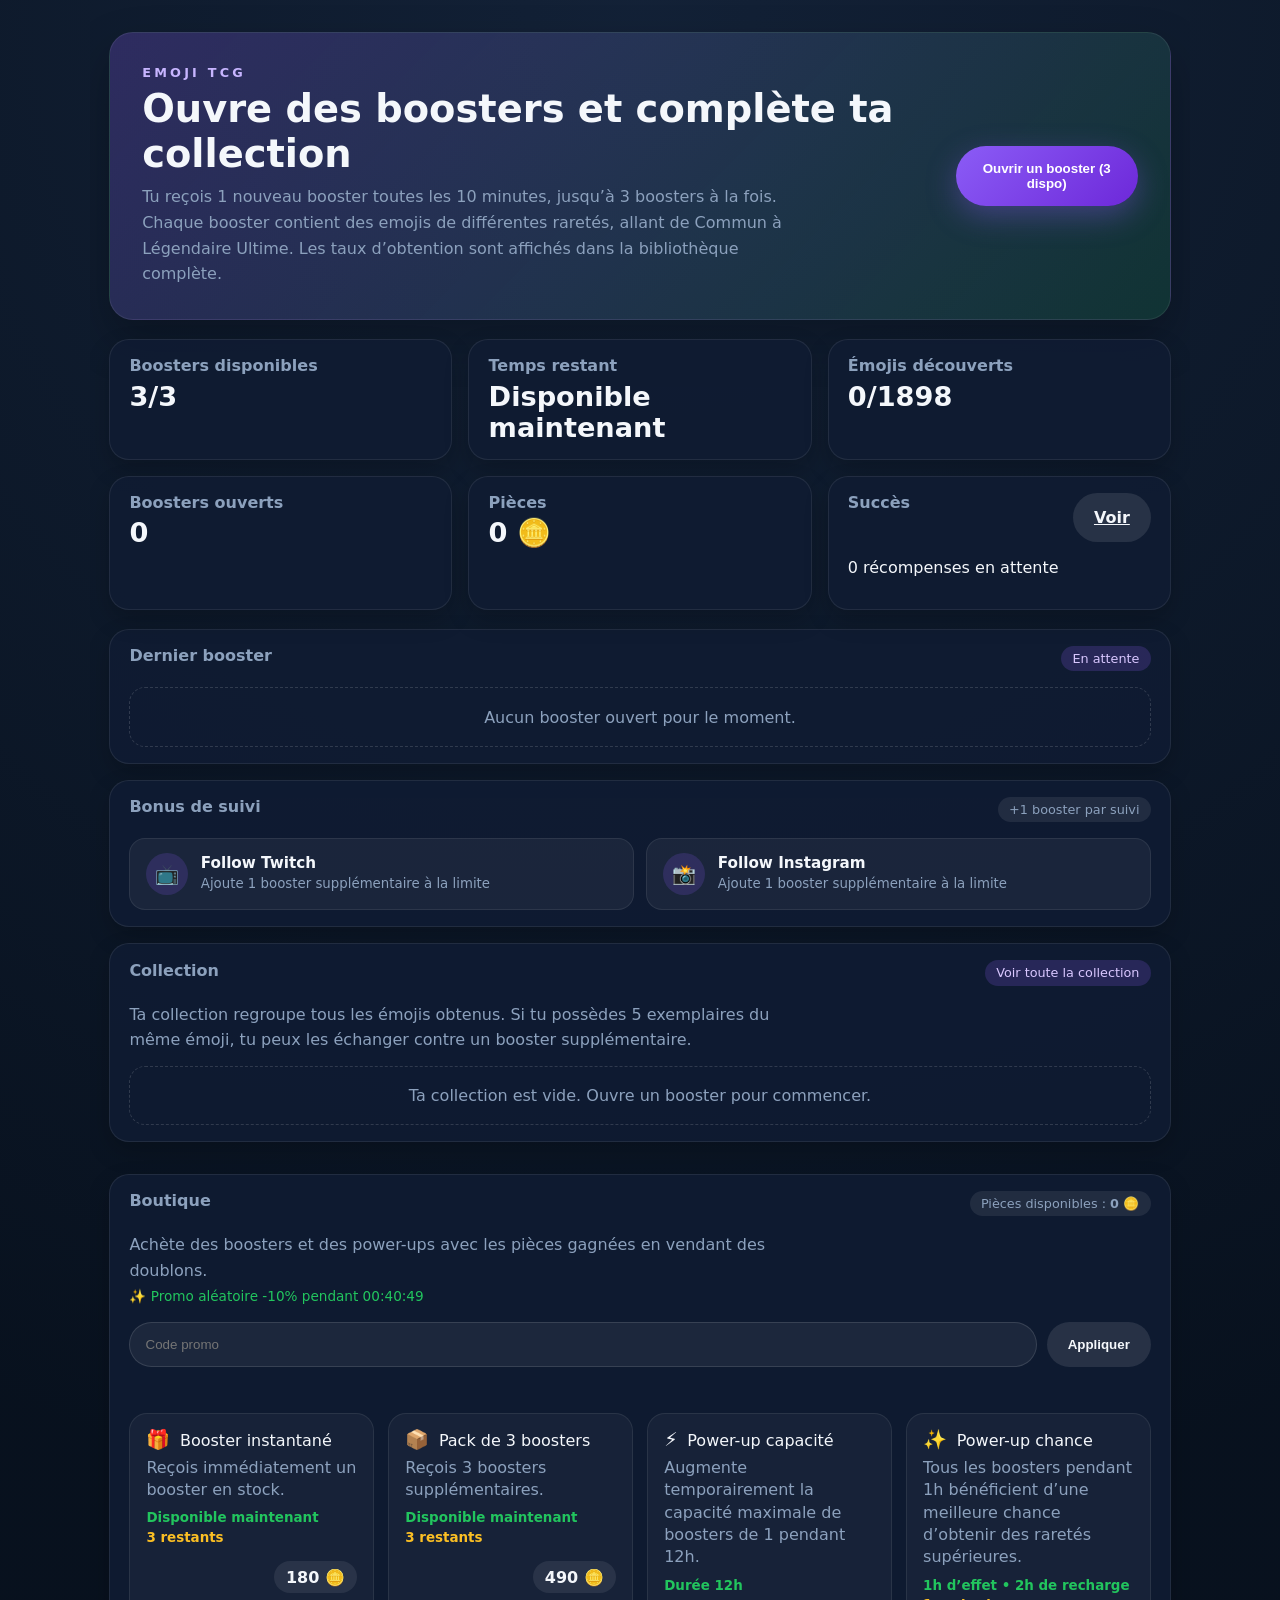
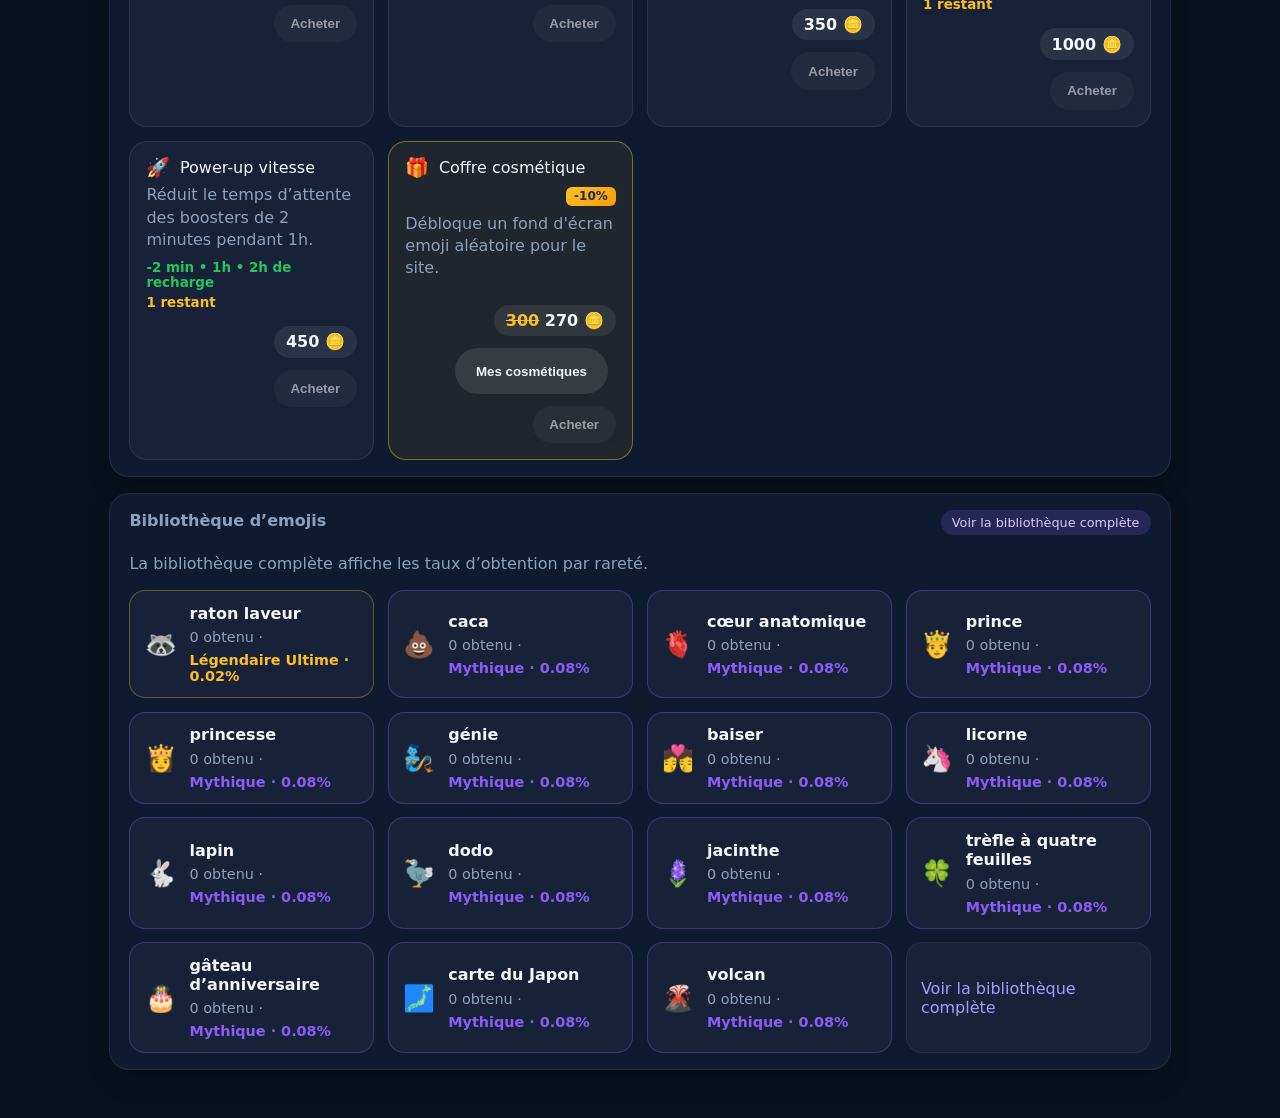
<file: index.html>
<!DOCTYPE html>
<html lang="fr">
  <head>
    <meta charset="UTF-8" />
    <meta name="viewport" content="width=device-width, initial-scale=1.0" />
    <title>Emoji TCG</title>
    <link rel="stylesheet" href="styles.css" />
  </head>
  <body>
    <main class="app-shell">
      <header class="hero">
        <div>
          <p class="eyebrow">Emoji TCG</p>
          <h1>Ouvre des boosters et complète ta collection</h1>
          <p class="subtitle">
            Tu reçois 1 nouveau booster toutes les 10 minutes, jusqu’à 3 boosters à la fois.
            Chaque booster contient des emojis de différentes raretés, allant de Commun à Légendaire Ultime. Les taux d’obtention sont affichés dans la bibliothèque complète.
          </p>
          </div>
        </div>
        <button id="openBoosterBtn" class="primary-btn">Ouvrir un booster</button>
      </header>

      <section class="status-grid">
        <article class="card stat-card">
          <h2>Boosters disponibles</h2>
          <p id="boostersAvailableText" class="value">2</p>
        </article>
        <article class="card stat-card">
          <h2>Temps restant</h2>
          <p id="cooldownText" class="value">Disponible maintenant</p>
        </article>
        <article class="card stat-card">
          <h2>Émojis découverts</h2>
          <p id="discoveredCount" class="value">0/0</p>
        </article>
        <article class="card stat-card">
          <h2>Boosters ouverts</h2>
          <p id="boostersOpened" class="value">0</p>
        </article>
        <article class="card stat-card coins-card">
          <h2>Pièces</h2>
          <p id="coinsTotal" class="value">0 🪙</p>
        </article>
        <article id="achievementsCard" class="card stat-card achievements-card">
          <div class="stat-card-header">
            <h2>Succès</h2>
            <a href="achievements.html" class="secondary-btn small-btn">Voir</a>
          </div>
          <p id="pendingAchievementsText" class="muted">0 récompense en attente</p>
        </article>
      </section>

      <section class="card results-panel">
        <div class="panel-header">
          <h2>Dernier booster</h2>
          <span id="lastResultBadge" class="pill">En attente</span>
        </div>
        <div id="boosterResults" class="results-grid"></div>
      </section>

      <section class="card bonus-panel">
        <div class="panel-header">
          <h2>Bonus de suivi</h2>
          <span class="pill muted">+1 booster par suivi</span>
        </div>
        <div class="bonus-list">
          <a id="twitchFollowBtn" class="bonus-card" href="https://www.twitch.tv/watch_raton" target="_blank" rel="noopener noreferrer">
            <span class="bonus-icon">📺</span>
            <span class="bonus-copy">
              <strong>Follow Twitch</strong>
              <small>Ajoute 1 booster supplémentaire à la limite</small>
            </span>
            <span class="bonus-check" aria-hidden="true">✓</span>
          </a>
          <a id="instagramFollowBtn" class="bonus-card" href="https://www.instagram.com/watch_raton/" target="_blank" rel="noopener noreferrer">
            <span class="bonus-icon">📸</span>
            <span class="bonus-copy">
              <strong>Follow Instagram</strong>
              <small>Ajoute 1 booster supplémentaire à la limite</small>
            </span>
            <span class="bonus-check" aria-hidden="true">✓</span>
          </a>
        </div>
      </section>

      <section class="card collection-panel">
        <div class="panel-header">
          <h2>Collection</h2>
          <a href="collection.html" class="pill" style="text-decoration:none;">Voir toute la collection</a>
        </div>
        <p class="subtitle" style="margin-bottom: 0.8rem;">
          Ta collection regroupe tous les émojis obtenus. Si tu possèdes 5 exemplaires du même émoji, tu peux les échanger contre un booster supplémentaire.
        </p>
        <div id="collectionList" class="collection-list"></div>
      </section>

      <section class="card shop-panel">
        <div class="panel-header">
          <h2>Boutique</h2>
          <span class="pill muted">Pièces disponibles :&nbsp;<strong id="coinsDisplay">0 🪙</strong></span>
        </div>
        <p class="subtitle" style="margin-bottom: 0.8rem;">
          Achète des boosters et des power-ups avec les pièces gagnées en vendant des doublons.
        </p>
        <div class="promo-box" style="display:flex; gap:0.6rem; flex-wrap:wrap; margin-bottom: 1rem;">
          <input id="promoCodeInput" type="text" placeholder="Code promo" style="flex:1; min-width:220px; border:1px solid rgba(255,255,255,0.12); background:rgba(255,255,255,0.06); color:white; padding:0.75rem 0.95rem; border-radius:999px;" />
          <button id="applyPromoBtn" type="button" class="secondary-btn">Appliquer</button>
        </div>
        <p id="promoResult" class="subtitle" style="margin-top:-0.3rem; margin-bottom:0.9rem; min-height:1.3rem;"></p>
        <div id="shopList" class="shop-grid"></div>
      </section>

      <section class="card library-panel">
        <div class="panel-header">
          <h2>Bibliothèque d’emojis</h2>
          <a href="library.html" class="pill" style="text-decoration:none;">Voir la bibliothèque complète</a>
        </div>
        <p class="subtitle" style="margin-bottom: 0.8rem;">La bibliothèque complète affiche les taux d’obtention par rareté.</p>
        <div id="libraryList" class="collection-list"></div>
      </section>
    </main>

    <script src="emoji-data.js"></script>
    <script src="achievements.js"></script>
    <script src="app.js"></script>
  </body>
</html>
</file>
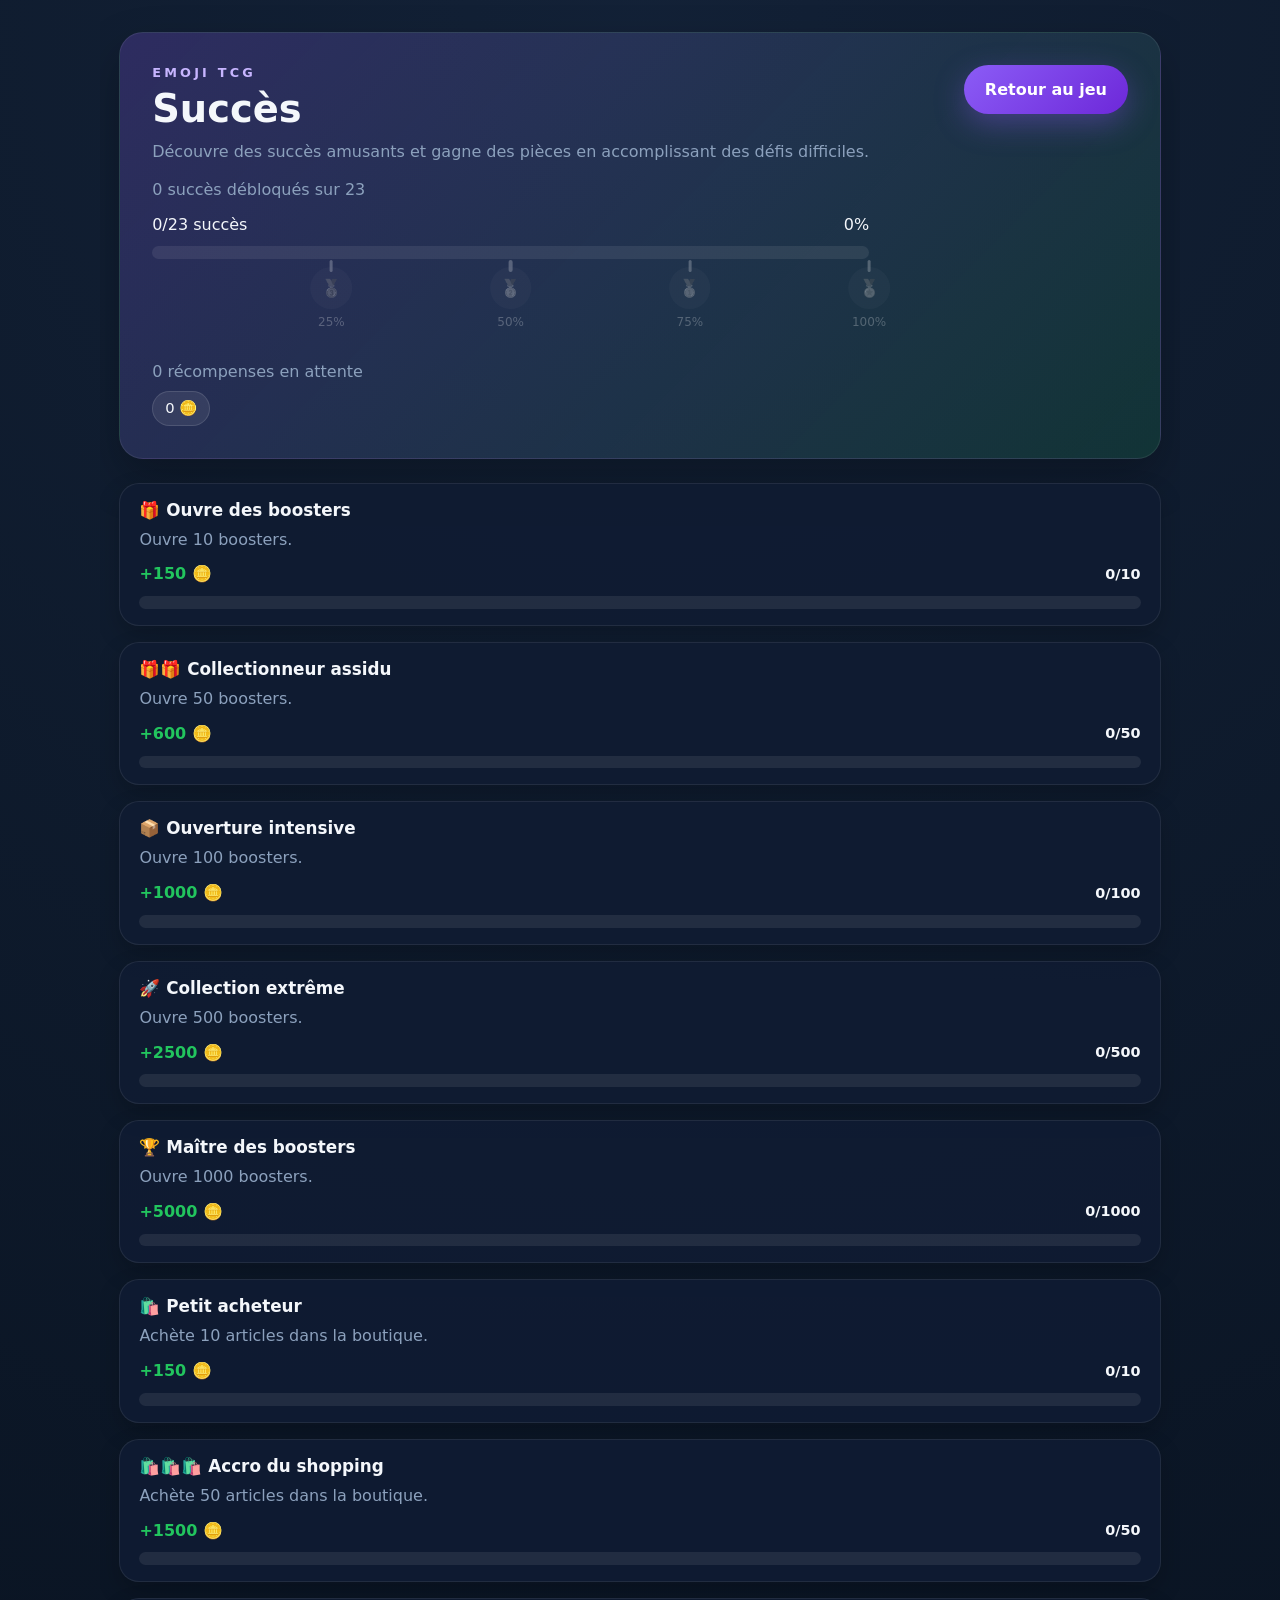
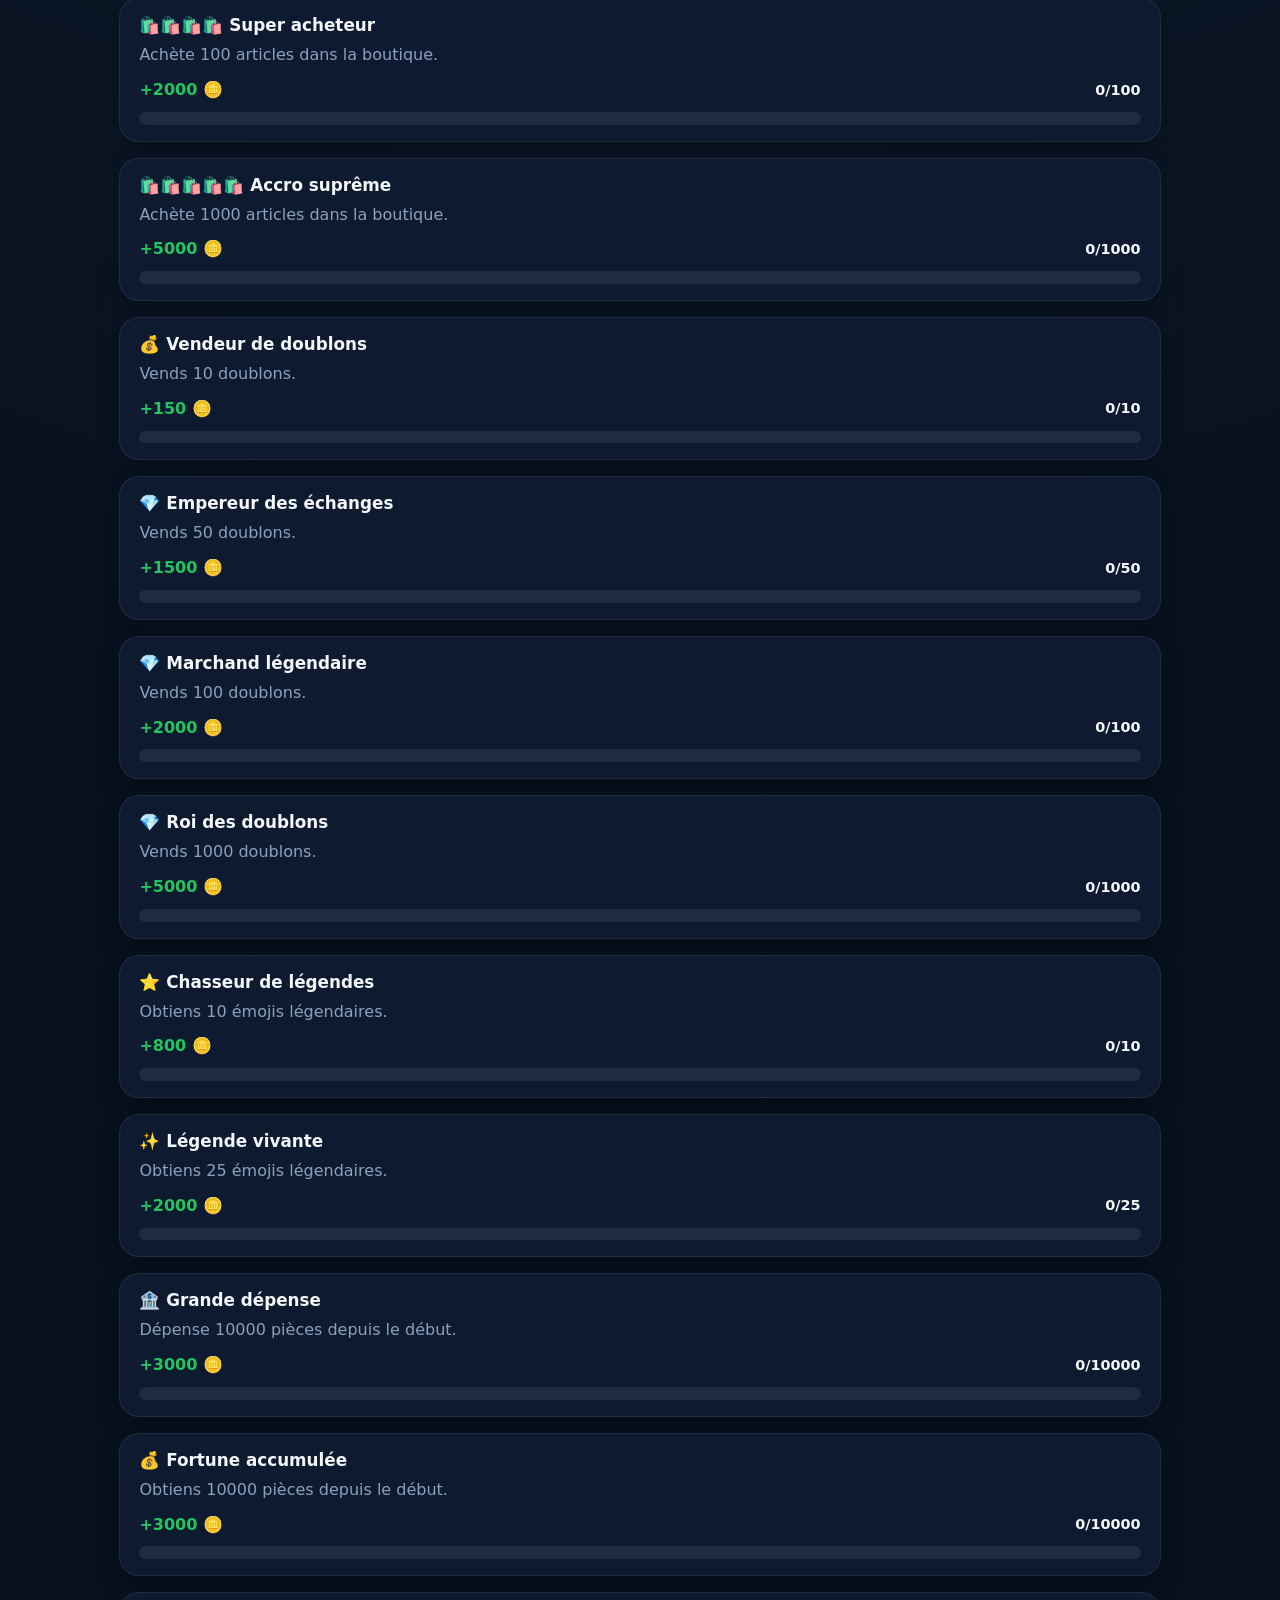
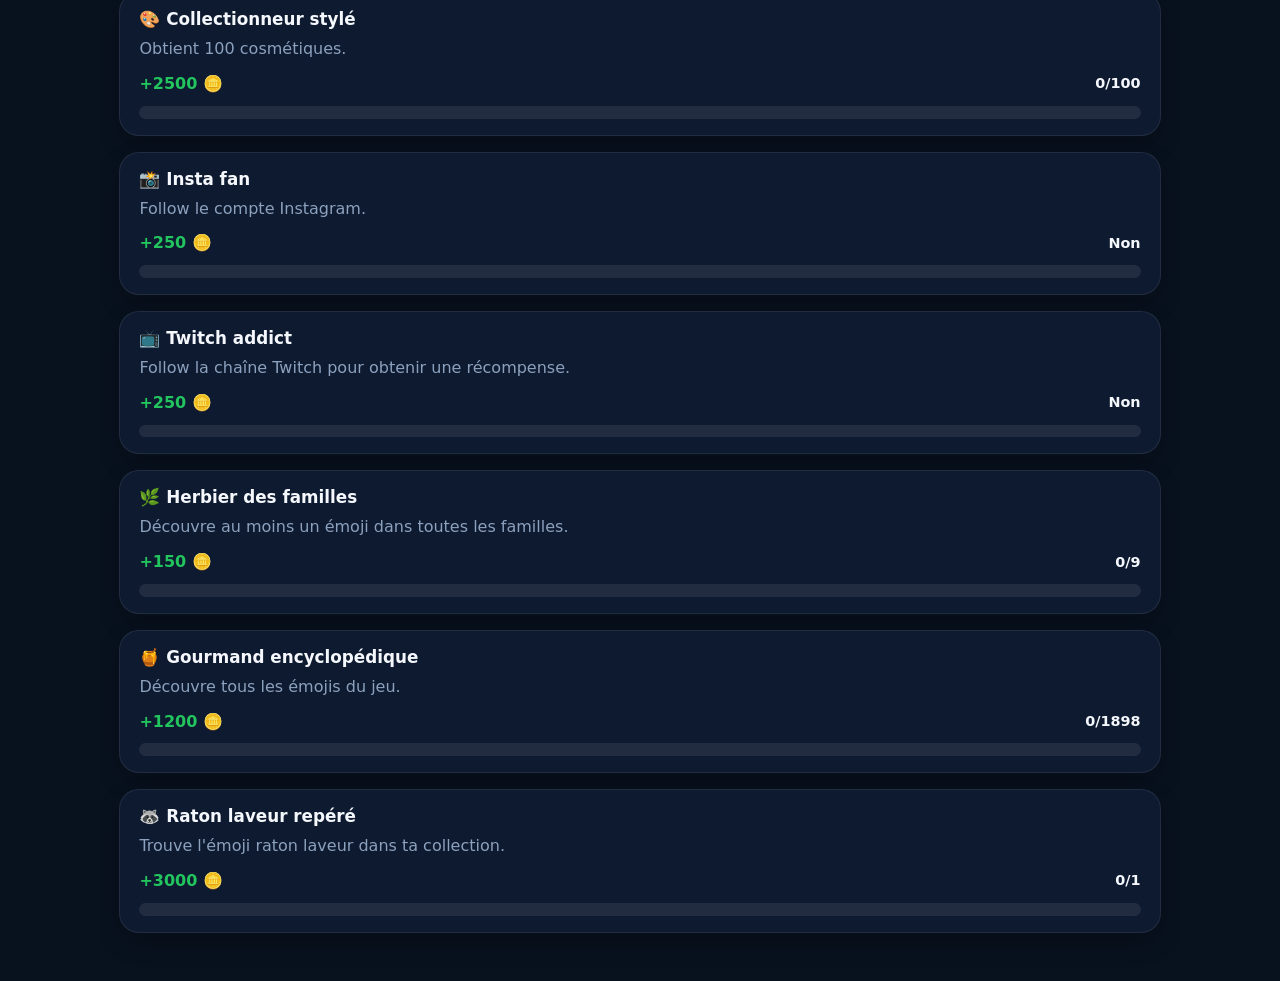
<file: achievements.html>
<!DOCTYPE html>
<html lang="fr">
  <head>
    <meta charset="UTF-8" />
    <meta name="viewport" content="width=device-width, initial-scale=1.0" />
    <title>Succès - Emoji TCG</title>
    <link rel="stylesheet" href="styles.css" />
    <style>
      .achievements-page { max-width: 1080px; margin: 0 auto; padding: 2rem 1.2rem 3rem; }
      .achievements-header { display: flex; justify-content: space-between; align-items: flex-start; gap: 1.25rem; margin-bottom: 1.5rem; }
      .achievement-grid { display: grid; gap: 1rem; }
      .achievement-card { padding: 1rem 1.2rem; border-radius: 20px; background: rgba(16,28,50,0.92); border: 1px solid rgba(255,255,255,0.08); box-shadow: 0 10px 25px rgba(0,0,0,0.2); }
      .achievement-card h3 { margin: 0 0 0.5rem; font-size: 1.05rem; }
      .achievement-card p { margin: 0 0 0.8rem; color: var(--muted); line-height: 1.5; }
      .achievement-meta { display: flex; justify-content: space-between; align-items: center; gap: 1rem; flex-wrap: wrap; }
      .achievement-reward { color: #22c55e; font-weight: 700; }
      .achievement-progress { height: 0.8rem; width: 100%; border-radius: 999px; background: rgba(255,255,255,0.08); overflow: hidden; margin-top: 0.8rem; }
      .achievement-progress-fill { display: block; height: 100%; border-radius: inherit; background: linear-gradient(135deg, #8b5cf6, #22c55e); width: 0%; transition: width 0.25s ease; }
      .achievement-status { font-size: 0.9rem; font-weight: 700; }
      .achievement-claim-btn { margin-top: 0.85rem; padding: 0.75rem 1rem; border-radius: 999px; border: 1px solid rgba(255,255,255,0.14); background: rgba(255,255,255,0.06); color: var(--text); cursor: pointer; font-weight: 700; transition: transform 0.15s ease, background 0.15s ease; }
      .achievement-claim-btn:hover { transform: translateY(-1px); background: rgba(255,255,255,0.12); }
      .achievement-card.pending { border-color: rgba(234, 179, 8, 0.7); background: rgba(234, 179, 8, 0.08); }
      .achievement-card.claimed { border-color: rgba(34, 197, 94, 0.7); background: rgba(34, 197, 94, 0.08); }
      .achievement-card.claimed .achievement-status { color: #22c55e; }
      .achievement-card.unlocked { border-color: rgba(34, 197, 94, 0.7); background: rgba(34, 197, 94, 0.08); }
      .achievement-milestones { position: relative; width: 100%; margin-top: 0.75rem; font-size:1.05rem; min-height: 5rem; }
      .achievement-milestones .milestone { position: absolute; top: 0; transform: translateX(-50%); display:inline-flex; align-items:center; justify-content:center; width:2.6rem; height:2.6rem; border-radius:999px; background: rgba(255,255,255,0.08); color: var(--text); filter: grayscale(1); opacity: 0.35; transition: all 0.25s ease; }
      .achievement-milestones .milestone:nth-child(1) { left: 25%; }
      .achievement-milestones .milestone:nth-child(2) { left: 50%; }
      .achievement-milestones .milestone:nth-child(3) { left: 75%; }
      .achievement-milestones .milestone:nth-child(4) { left: 100%; }
      .achievement-milestones .milestone::before { content: ''; position: absolute; top: -0.45rem; left: 50%; transform: translateX(-50%); width: 0.2rem; height: 0.75rem; border-radius: 999px; background: rgba(255,255,255,0.7); }
      .achievement-milestones .milestone::after { content: attr(data-threshold) '%'; position: absolute; top: 3rem; left: 50%; transform: translateX(-50%); font-size: 0.75rem; color: rgba(255,255,255,0.7); }
      .achievement-milestones .milestone.activated { filter: grayscale(0); opacity:1; background: rgba(34,197,94,0.14); color: #22c55e; }
      .achievement-milestones .milestone.activated::before { background: rgba(34,197,94,0.9); }
      .achievement-milestones .milestone.activated::after { content: '✓'; position: absolute; right: -0.2rem; bottom: -0.2rem; width: 1rem; height: 1rem; border-radius: 999px; background: #22c55e; color: white; display: inline-flex; align-items: center; justify-content: center; font-size: 0.75rem; border: 1px solid rgba(255,255,255,0.3); }
    </style>
  </head>
  <body>
    <main class="app-shell achievements-page">
      <header class="hero page-hero achievements-header">
        <div>
          <p class="eyebrow">Emoji TCG</p>
          <h1>Succès</h1>
          <p class="subtitle">Découvre des succès amusants et gagne des pièces en accomplissant des défis difficiles.</p>
          <p id="achievementSummary" class="subtitle" style="margin-top:0.75rem;">0 succès débloqués</p>
          <div class="global-achievement-progress" style="margin-top:0.75rem;">
            <div class="progress-labels" style="display:flex; justify-content:space-between; gap:1rem; align-items:center; margin-bottom:0.5rem;">
              <span id="achievementCounter">0/0 succès</span>
              <span id="achievementPercent">0%</span>
            </div>
            <div class="achievement-progress global">
              <span id="achievementGlobalFill" class="achievement-progress-fill" style="width:0%;"></span>
            </div>
            <div class="achievement-milestones" style="display:flex; justify-content:space-between; gap:0.5rem; margin-top:0.5rem; font-size:1.05rem;">
              <span class="milestone" data-threshold="25">🥉</span>
              <span class="milestone" data-threshold="50">🥈</span>
              <span class="milestone" data-threshold="75">🥇</span>
              <span class="milestone" data-threshold="100">🏅</span>
            </div>
          </div>
          <p id="pendingAchievementCount" class="subtitle" style="margin-top:0.75rem;">0 récompense en attente</p>
          <span id="coinsCount" class="stat-pill" style="margin-top:0.4rem;">0 🪙</span>
        </div>
        <a href="index.html" class="primary-btn" style="text-decoration:none; display:inline-flex; align-items:center;">Retour au jeu</a>
      </header>
      <div id="achievementGrid" class="achievement-grid"></div>
    </main>

    <script src="emoji-data.js"></script>
    <script src="achievements.js"></script>
    <script src="background.js"></script>
    <script>
      const achievementGrid = document.getElementById('achievementGrid');
      const coinsCountEl = document.getElementById('coinsCount');
      const STORAGE_KEY = 'emoji-tcg-save-v1';

      function loadState() {
        const raw = localStorage.getItem(STORAGE_KEY);
        if (!raw) {
          return { achievementsUnlocked: {}, achievementsClaimed: {}, coins: 0, maxCoinsHeld: 0, collection: {}, boostersOpened: 0, followedTwitch: false, followedInstagram: false, ownedBackgrounds: [], currentBackground: null, duplicatesSold: 0, shopItemsPurchased: 0, totalCoinsEarned: 0, totalCoinsSpent: 0, totalCosmeticsObtained: 0 };
        }
        try {
          const parsed = JSON.parse(raw);
          return {
            achievementsUnlocked: typeof parsed.achievementsUnlocked === 'object' ? parsed.achievementsUnlocked : {},
            achievementsClaimed: typeof parsed.achievementsClaimed === 'object' ? parsed.achievementsClaimed : {},
            coins: Number(parsed.coins || 0),
            maxCoinsHeld: Number(parsed.maxCoinsHeld || 0),
            collection: parsed.collection || {},
            boostersOpened: Number(parsed.boostersOpened || 0),
            followedTwitch: Boolean(parsed.followedTwitch),
            followedInstagram: Boolean(parsed.followedInstagram),
            duplicatesSold: Number(parsed.duplicatesSold || 0),
            shopItemsPurchased: Number(parsed.shopItemsPurchased || 0),
            totalCoinsEarned: Number(parsed.totalCoinsEarned || 0),
            totalCoinsSpent: Number(parsed.totalCoinsSpent || 0),
            totalCosmeticsObtained: Number(parsed.totalCosmeticsObtained || 0),
            ownedBackgrounds: Array.isArray(parsed.ownedBackgrounds) ? parsed.ownedBackgrounds : [],
            currentBackground: parsed.currentBackground ?? null
          };
        } catch {
          return { achievementsUnlocked: {}, achievementsClaimed: {}, coins: 0, maxCoinsHeld: 0, collection: {}, boostersOpened: 0, followedTwitch: false, followedInstagram: false, duplicatesSold: 0, shopItemsPurchased: 0, totalCoinsEarned: 0, totalCoinsSpent: 0, totalCosmeticsObtained: 0 };
        }
      }

      function saveState(state) {
        const raw = localStorage.getItem(STORAGE_KEY);
        const current = raw ? JSON.parse(raw) : {};
        localStorage.setItem(STORAGE_KEY, JSON.stringify({
          ...current,
          achievementsUnlocked: state.achievementsUnlocked,
          achievementsClaimed: state.achievementsClaimed,
          coins: state.coins,
          maxCoinsHeld: state.maxCoinsHeld,
          totalCoinsEarned: Number(state.totalCoinsEarned || current.totalCoinsEarned || 0),
          totalCoinsSpent: Number(state.totalCoinsSpent || current.totalCoinsSpent || 0),
          totalCosmeticsObtained: Number(state.totalCosmeticsObtained || current.totalCosmeticsObtained || 0)
        }));
      }

      function updatePendingAchievementCount(state) {
        const pendingCount = getPendingAchievementCount(state);
        const pendingCountElement = document.getElementById('pendingAchievementCount');
        if (pendingCountElement) {
          pendingCountElement.textContent = `${pendingCount} récompense${pendingCount === 1 ? '' : 's'} en attente`;
        }
      }

      function getPendingAchievementCount(state) {
        if (!Array.isArray(ACHIEVEMENT_DEFINITIONS)) {
          return 0;
        }
        return ACHIEVEMENT_DEFINITIONS.reduce((count, definition) => {
          const unlocked = state.achievementsUnlocked?.[definition.id];
          const claimed = state.achievementsClaimed?.[definition.id];
          return count + ((unlocked && !claimed) ? 1 : 0);
        }, 0);
      }

      function getAchievementCompletionCount(state) {
        if (!Array.isArray(ACHIEVEMENT_DEFINITIONS)) {
          return 0;
        }
        return ACHIEVEMENT_DEFINITIONS.reduce((count, definition) => count + (Boolean(state.achievementsUnlocked?.[definition.id]) ? 1 : 0), 0);
      }

      function getAchievementGlobalPercent(state) {
        if (!Array.isArray(ACHIEVEMENT_DEFINITIONS) || ACHIEVEMENT_DEFINITIONS.length === 0) {
          return 0;
        }
        return Math.floor((getAchievementCompletionCount(state) / ACHIEVEMENT_DEFINITIONS.length) * 100);
      }

      function renderAchievementOverview(state) {
        const total = Array.isArray(ACHIEVEMENT_DEFINITIONS) ? ACHIEVEMENT_DEFINITIONS.length : 0;
        const completed = getAchievementCompletionCount(state);
        const percent = getAchievementGlobalPercent(state);
        const counterEl = document.getElementById('achievementCounter');
        const percentEl = document.getElementById('achievementPercent');
        const summaryEl = document.getElementById('achievementSummary');
        const fillEl = document.getElementById('achievementGlobalFill');

        if (counterEl) {
          counterEl.textContent = `${completed}/${total} succès`;
        }
        if (percentEl) {
          percentEl.textContent = `${percent}%`;
        }
        if (summaryEl) {
          summaryEl.textContent = `${completed} succès débloqués sur ${total}`;
        }
        if (fillEl) {
          fillEl.style.width = `${Math.max(0, Math.min(100, percent))}%`;
        }

        document.querySelectorAll('.achievement-milestones .milestone').forEach((node) => {
          const threshold = Number(node.dataset.threshold || 0);
          if (threshold <= percent) {
            node.classList.add('activated');
          } else {
            node.classList.remove('activated');
          }
        });
      }

      function claimAchievement(definition, state) {
        if (!state.achievementsUnlocked?.[definition.id] || state.achievementsClaimed?.[definition.id]) {
          return;
        }

        state.achievementsClaimed = {
          ...(state.achievementsClaimed || {}),
          [definition.id]: true
        };
        const rewardValue = Number(definition.reward || 0);
        state.coins = Number(state.coins || 0) + rewardValue;
        state.totalCoinsEarned = (state.totalCoinsEarned || 0) + rewardValue;
        state.maxCoinsHeld = Math.max(Number(state.maxCoinsHeld || 0), state.coins);
        saveState(state);
        updatePendingAchievementCount(state);
        renderAchievements();
      }

      function getAchievementCategoryRank(definition) {
        const id = definition.id || '';
        if (id.startsWith('booster-')) return 1;
        if (id.startsWith('shop-buy-')) return 2;
        if (id.startsWith('duplicates-')) return 3;
        if (id.startsWith('legendary-')) return 4;
        if (id.startsWith('coins-')) return 5;
        if (id.startsWith('cosmetics-')) return 6;
        if (id.startsWith('follow-')) return 7;
        if (id === 'all-families' || id === 'all-emojis') return 8;
        if (id === 'raccoon-hunter') return 9;
        return 10;
      }

      function renderAchievements() {
        const state = loadState();
        achievementGrid.innerHTML = '';

        if (!Array.isArray(ACHIEVEMENT_DEFINITIONS) || ACHIEVEMENT_DEFINITIONS.length === 0) {
          achievementGrid.innerHTML = '<p class="subtitle">Aucun succès disponible pour le moment.</p>';
          return;
        }

        if (coinsCountEl) {
          coinsCountEl.textContent = `${Number(state.coins || 0)} 🪙`;
        }

        updatePendingAchievementCount(state);

        const sortedAchievements = [...ACHIEVEMENT_DEFINITIONS].sort((a, b) => {
          const rankDiff = getAchievementCategoryRank(a) - getAchievementCategoryRank(b);
          if (rankDiff !== 0) {
            return rankDiff;
          }
          if (a.reward !== b.reward) {
            return a.reward - b.reward;
          }
          return a.name.localeCompare(b.name, 'fr', { sensitivity: 'base' });
        });

        sortedAchievements.forEach((definition) => {
          const current = getAchievementProgress(definition, state);
          const target = getAchievementTarget(definition);
          const unlocked = Boolean(state.achievementsUnlocked?.[definition.id]);
          const claimed = Boolean(state.achievementsClaimed?.[definition.id]);
          const completed = current >= target;
          const progress = target ? Math.min(100, Math.floor((current / target) * 100)) : 0;
          let statusText = `${formatAchievementProgress(definition, state)}`;
          let cardClass = 'achievement-card';
          let actionHtml = '';
          const rewardText = definition.reward > 0 ? `+${definition.reward} 🪙` : 'Fond d’écran';

          if (unlocked && !claimed && definition.reward > 0) {
            statusText = 'À réclamer';
            cardClass += ' pending';
            actionHtml = `<button class="achievement-claim-btn" data-achievement-id="${definition.id}">Réclamer</button>`;
          } else if (claimed) {
            statusText = 'Réclamé';
            cardClass += ' claimed';
          } else if (completed) {
            statusText = 'Succès débloqué';
            cardClass += ' unlocked';
          }

          const card = document.createElement('article');
          card.className = cardClass;
          card.innerHTML = `
            <h3>${definition.name}</h3>
            <p>${definition.description}</p>
            <div class="achievement-meta">
              <span class="achievement-reward">${rewardText}</span>
              <span class="achievement-status">${statusText}</span>
            </div>
            <div class="achievement-progress">
              <span class="achievement-progress-fill" style="width: ${progress}%"></span>
            </div>
            ${actionHtml}
          `;
          achievementGrid.appendChild(card);
        });

        achievementGrid.querySelectorAll('.achievement-claim-btn').forEach((button) => {
          button.addEventListener('click', () => {
            const achievementId = button.dataset.achievementId;
            const definition = ACHIEVEMENT_DEFINITIONS.find((item) => item.id === achievementId);
            if (definition) {
              claimAchievement(definition, state);
            }
          });
        });

        renderAchievementOverview(state);
      }

      renderAchievements();
    </script>
  </body>
</html>
</file>
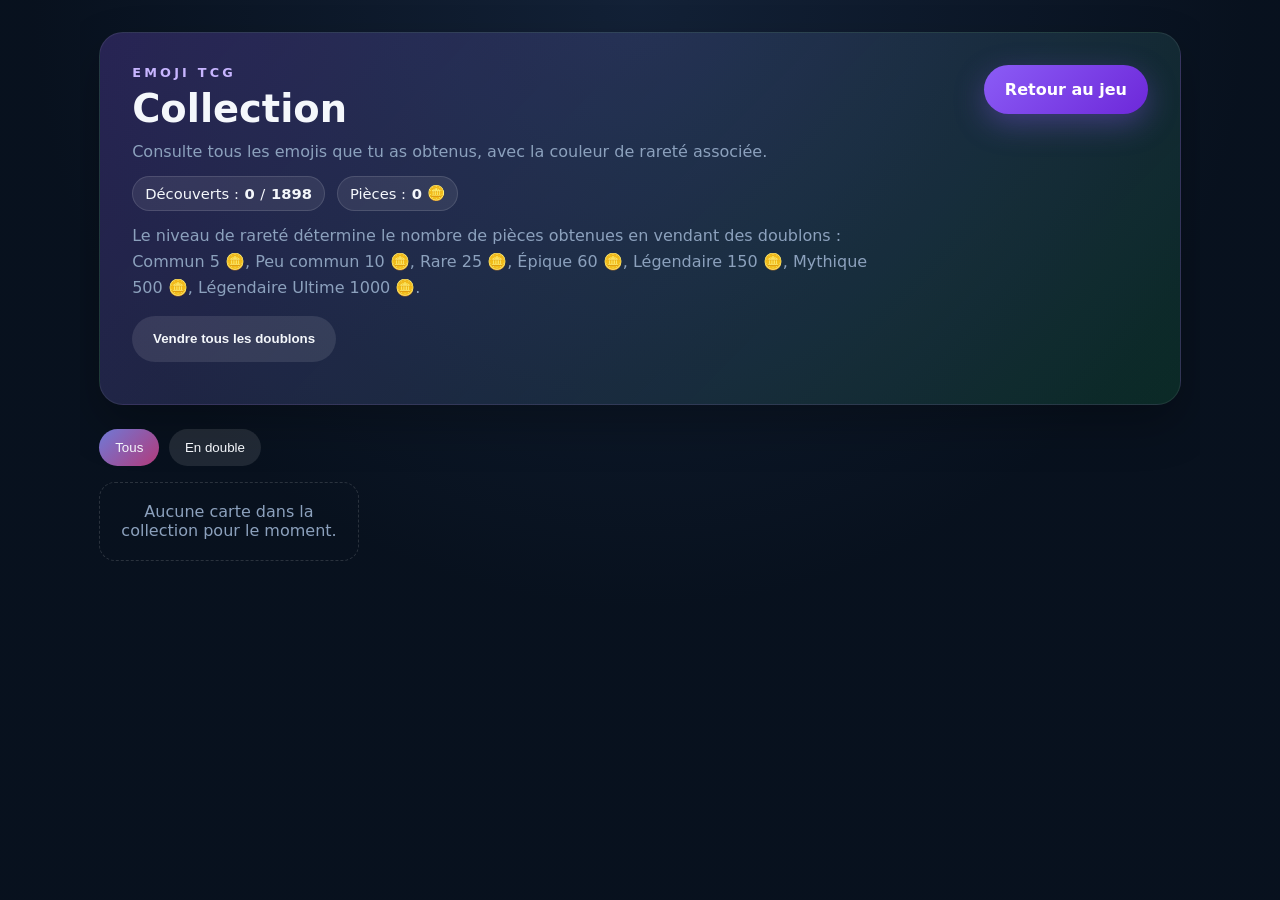
<file: collection.html>
<!DOCTYPE html>
<html lang="fr">
  <head>
    <meta charset="UTF-8" />
    <meta name="viewport" content="width=device-width, initial-scale=1.0" />
    <title>Collection - Emoji TCG</title>
    <link rel="stylesheet" href="styles.css" />
    <style>
      .collection-page { max-width: 1120px; margin: 0 auto; padding: 2rem 1.2rem 3rem; }
      .library-header { display: flex; justify-content: space-between; align-items: flex-start; gap: 1.25rem; margin-bottom: 1.5rem; }
      .collection-grid { display: grid; grid-template-columns: repeat(auto-fill, minmax(220px, 1fr)); gap: 0.9rem; }
      .collection-card { padding: 1rem 1.2rem; border-radius: 20px; background: rgba(16, 28, 50, 0.92); border: 1px solid rgba(255,255,255,0.08); box-shadow: 0 10px 25px rgba(0,0,0,0.2); }
      .collection-stats { display: flex; gap: 0.75rem; flex-wrap: wrap; margin-top: 0.7rem; }
      .collection-toolbar { display: flex; gap: 0.6rem; flex-wrap: wrap; margin: 0 0 1rem; }
      .collection-toolbar button { border: 0; padding: 0.7rem 1rem; border-radius: 999px; background: rgba(255,255,255,0.1); color: var(--text); cursor: pointer; }
      .collection-toolbar button.is-active { background: linear-gradient(135deg, rgba(129,140,248,0.85), rgba(236,72,153,0.75)); }
      .stat-pill { display: inline-flex; align-items: center; gap: 0.35rem; padding: 0.45rem 0.75rem; border-radius: 999px; background: rgba(255,255,255,0.08); border: 1px solid rgba(255,255,255,0.12); color: var(--text); font-size: 0.92rem; }
      .collection-card .emoji { font-size: 2rem; }
      .collection-card .name { display: block; font-weight: 700; margin-top: 0.35rem; }
      .collection-card .meta { margin-top: 0.35rem; color: var(--muted); font-size: 0.92rem; }
      .exchange-btn { margin-top: 0.8rem; border: 0; padding: 0.55rem 0.8rem; border-radius: 999px; background: rgba(250, 204, 21, 0.18); color: #facc15; font-weight: 700; cursor: pointer; }
      .exchange-btn:hover { filter: brightness(1.08); }
    </style>
  </head>
  <body>
    <main class="app-shell collection-page">
      <header class="hero page-hero library-header">
        <div>
          <p class="eyebrow">Emoji TCG</p>
          <h1>Collection</h1>
          <p class="subtitle">Consulte tous les emojis que tu as obtenus, avec la couleur de rareté associée.</p>
          <div class="collection-stats">
            <span class="stat-pill">Découverts : <strong id="discoveredCount">0</strong>/<strong id="totalCount">0</strong></span>
            <span class="stat-pill">Pièces : <strong id="coinsCount">0</strong> 🪙</span>
          </div>
          <p class="subtitle" style="margin-top: 0.8rem; max-width: 760px;">Le niveau de rareté détermine le nombre de pièces obtenues en vendant des doublons : Commun 5 🪙, Peu commun 10 🪙, Rare 25 🪙, Épique 60 🪙, Légendaire 150 🪙, Mythique 500 🪙, Légendaire Ultime 1000 🪙.</p>
          <button id="sellAllDuplicatesBtn" class="secondary-btn" style="margin-top: 1rem;">Vendre tous les doublons</button>
          <p id="sellResult" class="subtitle" style="margin-top: 0.65rem; color: var(--accent-2);"></p>
        </div>
        <a href="index.html" class="primary-btn" style="text-decoration:none; display:inline-flex; align-items:center; margin-left: 1rem;">Retour au jeu</a>
      </header>
      <div class="collection-toolbar">
        <button id="showAllBtn" class="is-active" type="button">Tous</button>
        <button id="showDuplicatesBtn" type="button">En double</button>
      </div>
      <div id="collectionGrid" class="collection-grid"></div>
    </main>

    <script src="emoji-data.js"></script>
    <script src="background.js"></script>
    <script>
      const storageKey = 'emoji-tcg-save-v1';
      const collectionGrid = document.getElementById('collectionGrid');
      const discoveredCountEl = document.getElementById('discoveredCount');
      const totalCountEl = document.getElementById('totalCount');
      const coinsCountEl = document.getElementById('coinsCount');
      const { getRarityByName, getRarityRank, EMOJI_LIBRARY = [] } = window.EmojiTCGData || {};
      const libraryBySymbol = new Map(EMOJI_LIBRARY.map((emoji) => [emoji.symbol, emoji]));

      function getDisplayName(item) {
        if (!item) {
          return '';
        }

        const rawName = (item.displayName || item.frenchName || item.localizedName || item.name || '').toString().trim();
        if (rawName) {
          if (typeof window.EmojiTCGData?.translateEmojiName === 'function') {
            return window.EmojiTCGData.translateEmojiName(rawName);
          }
          return rawName;
        }

        return item.key || item.symbol || '';
      }

      const normalizeCollectionEntry = (entry) => {
        if (!entry) {
          return entry;
        }
        const matchingEmoji = libraryBySymbol.get(entry.symbol) || EMOJI_LIBRARY.find((emoji) => emoji.name === entry.name || `${emoji.name}-${emoji.symbol}` === entry.key);
        if (!matchingEmoji) {
          return entry;
        }
        return {
          ...entry,
          name: matchingEmoji.name,
          displayName: matchingEmoji.name,
          rarity: matchingEmoji.rarity?.name || entry.rarity,
          symbol: matchingEmoji.symbol,
          family: matchingEmoji.family || entry.family,
          group: matchingEmoji.group || entry.group
        };
      };

      const loadState = () => {
        const raw = localStorage.getItem(storageKey);
        const parsed = raw ? JSON.parse(raw) : { collection: {} };
        return {
          ...parsed,
          collection: Object.fromEntries(Object.entries(parsed.collection || {}).map(([key, entry]) => [key, normalizeCollectionEntry(entry)])),
          exchangeBoosterCredits: Number(parsed.exchangeBoosterCredits || 0),
          duplicatesSold: Number(parsed.duplicatesSold || 0)
        };
      };

      const saveState = (state) => {
        localStorage.setItem(storageKey, JSON.stringify(state));
      };

      const state = loadState();

      const sellAllDuplicatesBtn = document.getElementById('sellAllDuplicatesBtn');
      const sellResultEl = document.getElementById('sellResult');
      const showAllBtn = document.getElementById('showAllBtn');
      const showDuplicatesBtn = document.getElementById('showDuplicatesBtn');
      let activeCollectionFilter = 'all';

      function getSellPriceForRarity(entry) {
        const rarityName = typeof entry.rarity === 'string' ? entry.rarity : entry.rarity?.name;
        const rarity = getRarityByName ? getRarityByName(rarityName) : { name: 'Commun' };
        const priceMap = {
          Commun: 5,
          'Peu commun': 10,
          Rare: 25,
          Épique: 60,
          Légendaire: 150,
          Mythique: 500,
          'Légendaire Ultime': 1000
        };
        return priceMap[rarity.name] ?? 5;
      }

      function getDuplicateTotals() {
        let totalDuplicates = 0;
        let totalReward = 0;
        Object.values(state.collection || {}).forEach((entry) => {
          const count = Number(entry.count || 0);
          if (count > 1) {
            const duplicates = count - 1;
            totalDuplicates += duplicates;
            totalReward += duplicates * getSellPriceForRarity(entry);
          }
        });
        return { totalDuplicates, totalReward };
      }

      function updateCollectionFilterButtons() {
        [showAllBtn, showDuplicatesBtn].forEach((button) => button.classList.remove('is-active'));
        if (activeCollectionFilter === 'duplicates') {
          showDuplicatesBtn.classList.add('is-active');
        } else {
          showAllBtn.classList.add('is-active');
        }
      }

      function updateSellAllButton() {
        if (!sellAllDuplicatesBtn) {
          return;
        }
        const { totalDuplicates, totalReward } = getDuplicateTotals();
        sellAllDuplicatesBtn.disabled = totalDuplicates === 0;
        sellAllDuplicatesBtn.textContent = totalDuplicates
          ? `Vendre tous les doublons (${totalDuplicates}) +${totalReward} 🪙`
          : 'Vendre tous les doublons';
      }

      function sellAllDuplicates() {
        const { totalDuplicates, totalReward } = getDuplicateTotals();
        if (totalDuplicates === 0) {
          sellResultEl.textContent = 'Aucun doublon à vendre.';
          return;
        }

        Object.values(state.collection || {}).forEach((entry) => {
          const count = Number(entry.count || 0);
          if (count > 1) {
            entry.count = 1;
          }
        });

        state.coins = Number(state.coins || 0) + totalReward;
        state.totalCoinsEarned = (state.totalCoinsEarned || 0) + totalReward;
        state.duplicatesSold = (state.duplicatesSold || 0) + totalDuplicates;
        saveState(state);
        renderCollection();
        sellResultEl.textContent = `+${totalReward} 🪙 obtenus en vendant ${totalDuplicates} doublon${totalDuplicates > 1 ? 's' : ''}.`;
      }

      if (sellAllDuplicatesBtn) {
        sellAllDuplicatesBtn.addEventListener('click', sellAllDuplicates);
      }

      [showAllBtn, showDuplicatesBtn].forEach((button) => {
        button?.addEventListener('click', () => {
          activeCollectionFilter = button === showDuplicatesBtn ? 'duplicates' : 'all';
          updateCollectionFilterButtons();
          renderCollection();
        });
      });

      function renderCollection() {
        let entries = Object.values(state.collection || {}).sort((a, b) => {
          const rankDiff = (getRarityRank ? getRarityRank(a.rarity) : 5) - (getRarityRank ? getRarityRank(b.rarity) : 5);
          if (rankDiff !== 0) {
            return rankDiff;
          }
          return b.count - a.count;
        });
        if (activeCollectionFilter === 'duplicates') {
          entries = entries.filter((entry) => Number(entry.count || 0) > 1);
        }

        const discovered = Object.values(state.collection || {}).filter((entry) => (entry.count || 0) > 0).length;
        discoveredCountEl.textContent = discovered;
        totalCountEl.textContent = EMOJI_LIBRARY.length;
        if (coinsCountEl) {
          coinsCountEl.textContent = Number(state.coins || 0);
        }

        updateCollectionFilterButtons();
        updateSellAllButton();
        if (sellResultEl && !state.lastSellResult) {
          sellResultEl.textContent = '';
        }

        if (entries.length) {
          collectionGrid.innerHTML = '';
          entries.forEach((entry) => {
            const rarity = getRarityByName ? getRarityByName(entry.rarity) : { name: entry.rarity, color: '#60a5fa' };
            const color = rarity.color || '#60a5fa';
            const card = document.createElement('article');
            card.className = 'collection-card';
            card.style.borderColor = `${color}55`;
            const sellPrice = getSellPriceForRarity(entry);
            card.innerHTML = `
              <div class="emoji">${entry.symbol}</div>
              <span class="name">${getDisplayName(entry)}</span>
              <div class="meta">x${entry.count} · <span style="color:${color}; font-weight:700;">${rarity.name}</span></div>
              <div class="meta">Prix de vente : <strong>${sellPrice} 🪙</strong></div>
            `;

            if ((entry.count || 0) >= 5) {
              const actionButton = document.createElement('button');
              actionButton.className = 'exchange-btn';
              actionButton.textContent = 'Échanger 5 contre 1 booster';
              actionButton.addEventListener('click', () => {
                const currentEntry = state.collection[entry.key];
                if (!currentEntry || (currentEntry.count || 0) < 5) {
                  return;
                }
                const nextCount = (currentEntry.count || 0) - 5;
                if (nextCount <= 0) {
                  delete state.collection[entry.key];
                } else {
                  currentEntry.count = nextCount;
                }
                state.exchangeBoosterCredits = (state.exchangeBoosterCredits || 0) + 1;
                state.duplicatesSold = (state.duplicatesSold || 0) + 5;
                saveState(state);
                renderCollection();
              });
              card.appendChild(actionButton);
            }

            collectionGrid.appendChild(card);
          });
        } else {
          collectionGrid.innerHTML = '<div class="empty-state">Aucune carte dans la collection pour le moment.</div>';
        }
      }

      renderCollection();
    </script>
  </body>
</html>
</file>
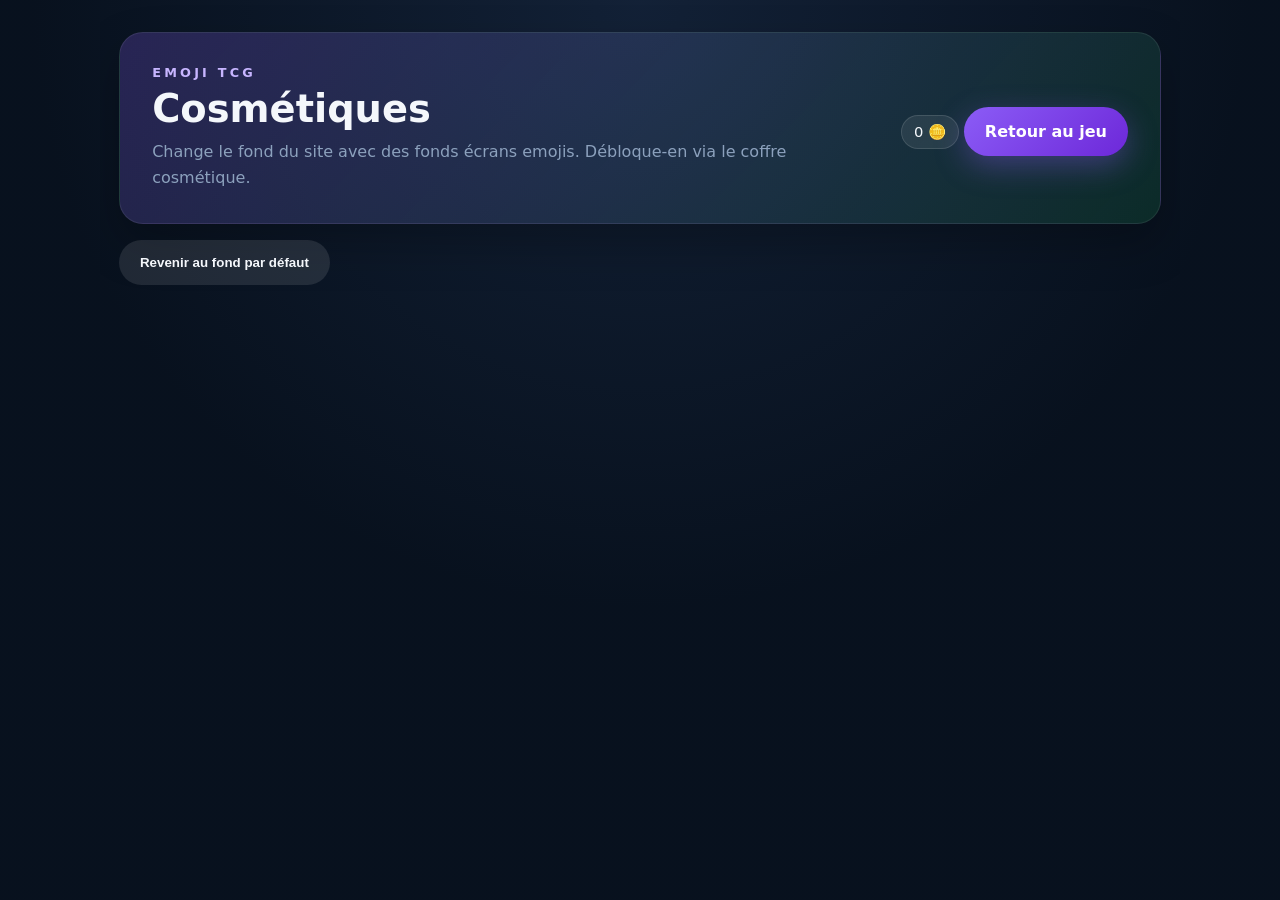
<file: cosmetics.html>
<!DOCTYPE html>
<html lang="fr">
  <head>
    <meta charset="UTF-8" />
    <meta name="viewport" content="width=device-width, initial-scale=1.0" />
    <title>Cosmétiques - Emoji TCG</title>
    <link rel="stylesheet" href="styles.css" />
    <style>
      .cosmetics-page { max-width: 1080px; margin: 0 auto; padding: 2rem 1.2rem 3rem; }
      .cosmetics-grid { display: grid; grid-template-columns: repeat(auto-fill, minmax(160px, 1fr)); gap: 0.9rem; }
      .cosmetic-card { padding: 1rem 1.2rem; border-radius: 20px; background: rgba(16,28,50,0.92); border: 1px solid rgba(255,255,255,0.08); box-shadow: 0 10px 25px rgba(0,0,0,0.2); display:flex; flex-direction:column; align-items:center; gap:0.5rem; }
      .cosmetic-card.locked { opacity: 0.8; }
      .cosmetic-card .emoji { font-size: 2.5rem; }
      .cosmetic-card .meta { margin-top:0.25rem; }
      .primary-action { padding:0.6rem 1rem; border-radius:999px; background:linear-gradient(135deg,#8b5cf6,#22c55e); color:white; border:0; cursor:pointer; font-weight:700; }
    </style>
  </head>
  <body>
    <main class="app-shell cosmetics-page">
      <header class="hero page-hero" style="margin-bottom: 1rem;">
        <div>
          <p class="eyebrow">Emoji TCG</p>
          <h1>Cosmétiques</h1>
          <p class="subtitle">Change le fond du site avec des fonds écrans emojis. Débloque-en via le coffre cosmétique.</p>
        </div>
        <div style="text-align:right">
          <div id="cosmeticsCoins" class="stat-pill">0 🪙</div>
          <a href="index.html" class="primary-btn" style="display:inline-block; margin-top:0.5rem; text-decoration:none;">Retour au jeu</a>
        </div>
      </header>

      <div style="margin-bottom:1rem; display:flex; gap:0.75rem; align-items:center;">
        <button id="resetBackgroundBtn" class="secondary-btn">Revenir au fond par défaut</button>
      </div>

      <div id="cosmeticsGrid" class="cosmetics-grid"></div>
    </main>

    <script src="emoji-data.js"></script>
    <script src="app.js"></script>
    <script>
      const resetBtn = document.getElementById('resetBackgroundBtn');
      resetBtn?.addEventListener('click', () => {
        state.currentBackground = null;
        saveState();
        applyBackground(null);
        renderCosmetics();
      });

      // Initial render
      renderCosmetics();
    </script>
  </body>
</html>
</file>
<file: styles.css>
:root {
  color-scheme: dark;
  --bg: #07111f;
  --panel: #101c32;
  --panel-2: #16253f;
  --text: #f4f7fb;
  --muted: #8ca1bd;
  --accent: #8b5cf6;
  --accent-2: #22c55e;
  --danger: #fb7185;
}

* {
  box-sizing: border-box;
}

body {
  margin: 0;
  min-height: 100vh;
  overflow-x: hidden;
  font-family: Inter, ui-sans-serif, system-ui, -apple-system, BlinkMacSystemFont, "Segoe UI", sans-serif;
  background-color: var(--bg);
  background: radial-gradient(circle at top, rgba(19, 37, 64, 0.8) 0%, rgba(7, 17, 31, 0.92) 55%);
  color: var(--text);
}

.app-shell {
  max-width: 1100px;
  margin: 0 auto;
  padding: 2rem 1.2rem 3rem;
  overflow-x: hidden;
}

.hero {
  display: flex;
  justify-content: space-between;
  align-items: center;
  gap: 1rem;
  padding: 2rem;
  background: linear-gradient(135deg, rgba(139, 92, 246, 0.25), rgba(34, 197, 94, 0.15));
  border: 1px solid rgba(255, 255, 255, 0.08);
  border-radius: 24px;
  box-shadow: 0 20px 45px rgba(0, 0, 0, 0.25);
}

.page-hero {
  display: flex;
  justify-content: space-between;
  align-items: center;
  gap: 1rem;
  padding: 2rem;
  background: linear-gradient(135deg, rgba(139, 92, 246, 0.24), rgba(34, 197, 94, 0.14));
  border: 1px solid rgba(255, 255, 255, 0.08);
  border-radius: 24px;
  box-shadow: 0 20px 45px rgba(0, 0, 0, 0.25);
  margin-bottom: 1.4rem;
}

.page-hero .subtitle {
  max-width: 720px;
}

.page-card-like,
.collection-card,
.library-card,
.achievement-card,
.cosmetic-card {
  background: rgba(16, 28, 50, 0.92);
  border: 1px solid rgba(255, 255, 255, 0.08);
  border-radius: 20px;
  box-shadow: 0 10px 25px rgba(0, 0, 0, 0.2);
  transition: transform 0.2s ease, border-color 0.2s ease, background 0.2s ease;
}

.page-card-like:hover,
.collection-card:hover,
.library-card:hover,
.achievement-card:hover,
.cosmetic-card:hover {
  transform: translateY(-2px);
  border-color: rgba(255, 255, 255, 0.16);
  background: rgba(18, 32, 56, 0.95);
}

.eyebrow {
  margin: 0 0 0.4rem;
  text-transform: uppercase;
  letter-spacing: 0.25em;
  color: #c7b5ff;
  font-size: 0.8rem;
  font-weight: 700;
}

h1 {
  margin: 0 0 0.5rem;
  font-size: clamp(1.8rem, 3vw, 2.6rem);
}

.subtitle {
  margin: 0;
  max-width: 640px;
  color: var(--muted);
  line-height: 1.6;
}

.library-stats {
  display: flex;
  gap: 0.75rem;
  flex-wrap: wrap;
}

.stat-pill {
  display: inline-flex;
  align-items: center;
  gap: 0.35rem;
  padding: 0.45rem 0.75rem;
  border-radius: 999px;
  background: rgba(255, 255, 255, 0.08);
  border: 1px solid rgba(255, 255, 255, 0.12);
  color: var(--text);
  font-size: 0.92rem;
}

.minimal-coins-badge {
  display: inline-flex;
  align-items: center;
  gap: 0.4rem;
  padding: 0.5rem 0.85rem;
  border-radius: 999px;
  background: rgba(255, 255, 255, 0.08);
  border: 1px solid rgba(255, 255, 255, 0.12);
  color: var(--text);
  font-size: 0.95rem;
  font-weight: 700;
}

.primary-btn,
.secondary-btn {
  border: 0;
  padding: 0.95rem 1.3rem;
  border-radius: 999px;
  font-weight: 700;
  cursor: pointer;
  transition: transform 0.2s ease, box-shadow 0.2s ease;
}

.primary-btn {
  background: linear-gradient(135deg, var(--accent), #6d28d9);
  color: white;
  box-shadow: 0 10px 30px rgba(139, 92, 246, 0.35);
}

.secondary-btn {
  background: rgba(255, 255, 255, 0.1);
  color: var(--text);
}

.primary-btn:hover,
.secondary-btn:hover {
  transform: translateY(-2px);
}

.primary-btn:disabled {
  opacity: 0.6;
  cursor: not-allowed;
  transform: none;
  box-shadow: none;
}

.status-grid {
  display: grid;
  grid-template-columns: repeat(3, minmax(0, 1fr));
  gap: 1rem;
  margin: 1.2rem 0;
}

.stat-card-header {
  display: flex;
  justify-content: space-between;
  align-items: flex-start;
  gap: 0.75rem;
}

.coins-card {
  background: linear-gradient(135deg, rgba(34, 197, 94, 0.18), rgba(16, 28, 50, 0.9));
}

.achievements-card {
  background: linear-gradient(135deg, rgba(139, 92, 246, 0.16), rgba(16, 28, 50, 0.9));
}

.achievements-card.has-pending-rewards {
  background: linear-gradient(135deg, rgba(34, 197, 94, 0.28), rgba(16, 28, 50, 0.95));
  border-color: rgba(74, 222, 128, 0.35);
}

.shop-grid {
  display: grid;
  grid-template-columns: repeat(auto-fit, minmax(240px, 1fr));
  gap: 0.9rem;
}

.shop-card {
  padding: 1rem;
  border-radius: 18px;
  background: rgba(255, 255, 255, 0.04);
  border: 1px solid rgba(255, 255, 255, 0.08);
}

.shop-card.is-sold-out {
  border-color: rgba(251, 113, 133, 0.45);
  background: rgba(251, 113, 133, 0.12);
}

.shop-card.is-promoted {
  border-color: rgba(251, 191, 36, 0.45);
  background: rgba(251, 191, 36, 0.08);
}

.shop-statuses {
  display: flex;
  flex-direction: column;
  align-items: flex-start;
  gap: 0.3rem;
  margin-top: 0.55rem;
}

.shop-timer,
.shop-stock {
  display: inline-block;
  font-size: 0.84rem;
  font-weight: 700;
}

.shop-timer {
  color: var(--accent-2);
}

.shop-stock {
  color: #fbbf24;
}

.shop-card.is-sold-out .shop-timer,
.shop-card.is-sold-out .shop-stock {
  color: #fda4af;
}

.shop-content {
  display: flex;
  justify-content: space-between;
  align-items: flex-start;
  gap: 1rem;
  flex-wrap: wrap;
  min-width: 0;
}

.shop-item-title {
  display: flex;
  align-items: center;
  gap: 0.6rem;
  flex-wrap: wrap;
  min-width: 0;
}

.shop-meta {
  display: flex;
  flex-direction: column;
  align-items: flex-end;
  gap: 0.75rem;
  width: min(220px, 100%);
  min-width: 0;
  flex: 0 0 auto;
}

.shop-meta > * {
  min-width: 0;
}

.shop-description,
.shop-statuses,
.shop-item-title {
  min-width: 0;
}

.open-cosmetics-btn {
  white-space: nowrap;
}

.shop-card {
  padding: 1rem;
  border-radius: 18px;
  background: rgba(255, 255, 255, 0.04);
  border: 1px solid rgba(255, 255, 255, 0.08);
  overflow: hidden;
}

.promo-badge {
  display: inline-block;
  padding: 0.15rem 0.5rem;
  border-radius: 6px;
  background: linear-gradient(135deg, #fbbf24, #f59e0b);
  color: #1f2937;
  font-size: 0.75rem;
  font-weight: 700;
  margin-left: auto;
}

.promo-old-price {
  display: inline-block;
  text-decoration: line-through;
  color: #fbbf24;
  margin-right: 0.35rem;
}

.shop-emoji {
  font-size: 1.2rem;
  line-height: 1;
}

.shop-description {
  margin: 0.45rem 0 0;
  color: var(--muted);
  line-height: 1.4;
}

.shop-meta {
  display: flex;
  flex-direction: column;
  align-items: flex-end;
  gap: 0.75rem;
}

.buy-btn {
  border: 0;
  padding: 0.7rem 1.05rem;
  border-radius: 999px;
  background: linear-gradient(135deg, var(--accent), #6d28d9);
  color: #fff;
  font-weight: 700;
  cursor: pointer;
}

.buy-btn:disabled {
  opacity: 0.55;
  cursor: not-allowed;
  background: rgba(255, 255, 255, 0.08);
}

.rarity-badge {
  display: inline-flex;
  align-items: center;
  padding: 0.4rem 0.75rem;
  border-radius: 999px;
  background: rgba(255, 255, 255, 0.08);
  color: var(--text);
  font-weight: 700;
}

.card {
  background: rgba(16, 28, 50, 0.92);
  border: 1px solid rgba(255, 255, 255, 0.08);
  border-radius: 20px;
  padding: 1rem 1.2rem;
  box-shadow: 0 10px 25px rgba(0, 0, 0, 0.2);
}

.stat-card h2,
.panel-header h2 {
  margin: 0 0 0.35rem;
  font-size: 1rem;
  color: var(--muted);
}

.value {
  margin: 0;
  font-size: 1.7rem;
  font-weight: 800;
}

.results-panel,
.collection-panel,
.library-panel,
.account-panel {
  margin-top: 1rem;
}

.shop-panel {
  margin-top: 2rem;
}

.panel-header {
  display: flex;
  justify-content: space-between;
  align-items: center;
  margin-bottom: 1rem;
}

.pill {
  display: inline-flex;
  align-items: center;
  padding: 0.32rem 0.7rem;
  border-radius: 999px;
  font-size: 0.8rem;
  background: rgba(139, 92, 246, 0.2);
  color: #d9c7ff;
}

.pill.muted {
  background: rgba(255, 255, 255, 0.08);
  color: var(--muted);
}

.bonus-panel {
  margin-top: 1rem;
}

.bonus-list {
  display: grid;
  gap: 0.8rem;
  grid-template-columns: repeat(auto-fit, minmax(220px, 1fr));
}

.bonus-card {
  display: flex;
  align-items: center;
  gap: 0.8rem;
  padding: 0.9rem 1rem;
  border-radius: 16px;
  background: rgba(255, 255, 255, 0.05);
  border: 1px solid rgba(255, 255, 255, 0.08);
  color: var(--text);
  text-decoration: none;
  transition: transform 0.2s ease, border-color 0.2s ease, background 0.2s ease;
}

.bonus-card:hover {
  transform: translateY(-2px);
  border-color: rgba(255, 255, 255, 0.18);
  background: rgba(255, 255, 255, 0.08);
}

.bonus-card.is-active {
  border-color: rgba(74, 222, 128, 0.5);
  background: linear-gradient(135deg, rgba(34, 197, 94, 0.16), rgba(255, 255, 255, 0.05));
  box-shadow: inset 0 0 0 1px rgba(74, 222, 128, 0.16);
}

.bonus-card.is-active .bonus-icon {
  background: rgba(34, 197, 94, 0.2);
}

.bonus-card .bonus-check {
  display: none;
  margin-left: auto;
  color: #4ade80;
  font-size: 1.1rem;
  font-weight: 800;
}

.bonus-card.is-active .bonus-check {
  display: inline-block;
}

.bonus-icon {
  display: grid;
  place-items: center;
  width: 2.6rem;
  height: 2.6rem;
  border-radius: 999px;
  background: rgba(139, 92, 246, 0.18);
  font-size: 1.2rem;
}

.bonus-copy {
  display: flex;
  flex-direction: column;
  gap: 0.2rem;
}

.bonus-copy strong {
  font-size: 0.95rem;
}

.bonus-copy small {
  color: var(--muted);
  line-height: 1.4;
}

.follow-toggle {
  display: flex;
  align-items: center;
  gap: 0.75rem;
  color: var(--muted);
  line-height: 1.5;
}

.follow-toggle input {
  width: 1.2rem;
  height: 1.2rem;
  accent-color: var(--accent);
}

.follow-toggle a {
  color: #c7b5ff;
  text-decoration: none;
}

.results-grid {
  display: grid;
  grid-template-columns: repeat(auto-fit, minmax(120px, 1fr));
  gap: 0.85rem;
}

.result-item {
  padding: 0.9rem;
  border-radius: 16px;
  background: var(--panel-2);
  border: 1px solid rgba(255, 255, 255, 0.07);
}

.result-item .emoji {
  font-size: 2rem;
}

.result-item .name {
  display: block;
  font-weight: 700;
  margin-top: 0.35rem;
}

.result-item .rarity {
  display: inline-block;
  margin-top: 0.4rem;
  padding: 0.25rem 0.55rem;
  border-radius: 999px;
  font-size: 0.75rem;
  font-weight: 700;
}

.new-pill {
  display: inline-flex;
  align-items: center;
  margin-top: 0.45rem;
  padding: 0.25rem 0.6rem;
  border-radius: 999px;
  background: rgba(250, 204, 21, 0.18);
  color: #facc15;
  font-size: 0.72rem;
  font-weight: 800;
  letter-spacing: 0.04em;
  text-transform: uppercase;
}

.booster-reveal-modal {
  position: fixed;
  inset: 0;
  display: flex;
  align-items: center;
  justify-content: center;
  padding: 1.2rem;
  background: rgba(2, 6, 23, 0.72);
  backdrop-filter: blur(8px);
  z-index: 1000;
  opacity: 0;
  pointer-events: none;
  transition: opacity 0.2s ease;
}

.booster-reveal-modal.is-open {
  opacity: 1;
  pointer-events: auto;
}

.confetti-layer {
  position: fixed;
  inset: 0;
  pointer-events: none;
  overflow: hidden;
  z-index: 1100;
}

.confetti-piece {
  position: absolute;
  display: block;
  opacity: 0;
  border-radius: 2px;
  transform: rotate(0deg);
  animation: confettiFall var(--confetti-duration) cubic-bezier(0.2, 0.8, 0.2, 1) forwards;
  animation-delay: var(--confetti-delay);
}

.booster-reveal-panel {
  width: min(100%, 420px);
  border-radius: 28px;
  padding: 1.25rem;
  background: linear-gradient(145deg, rgba(16, 28, 50, 0.98), rgba(7, 17, 31, 0.98));
  border: 1px solid rgba(255, 255, 255, 0.1);
  box-shadow: 0 0 0 1px rgba(255, 255, 255, 0.06), 0 30px 70px rgba(0, 0, 0, 0.38);
  color: var(--text);
}

.booster-reveal-header {
  display: flex;
  justify-content: space-between;
  align-items: start;
  gap: 1rem;
}

.reveal-kicker {
  margin: 0 0 0.25rem;
  color: #c7b5ff;
  font-size: 0.72rem;
  text-transform: uppercase;
  letter-spacing: 0.25em;
  font-weight: 700;
}

.reveal-title {
  margin: 0;
  font-size: 1.15rem;
}

.reveal-close {
  border: 0;
  width: 2.25rem;
  height: 2.25rem;
  border-radius: 999px;
  background: rgba(255, 255, 255, 0.08);
  color: var(--text);
  cursor: pointer;
  font-size: 1.2rem;
}

.reveal-emoji-stage {
  display: grid;
  place-items: center;
  min-height: 180px;
  margin: 1rem 0;
  border-radius: 24px;
  background: linear-gradient(135deg, rgba(255, 255, 255, 0.06), rgba(255, 255, 255, 0.02));
  border: 1px solid rgba(255, 255, 255, 0.08);
  box-shadow: inset 0 0 24px rgba(255, 255, 255, 0.03);
}

.reveal-emoji {
  font-size: clamp(3.4rem, 8vw, 5.4rem);
  transition: transform 0.25s ease, opacity 0.25s ease;
}

.reveal-emoji-stage.is-visible .reveal-emoji,
.reveal-info.is-visible,
.booster-reveal-panel.is-visible {
  animation: none;
}

.reveal-info {
  display: grid;
  gap: 0.7rem;
}

.reveal-badges {
  display: flex;
  flex-wrap: wrap;
  gap: 0.5rem;
}

.reveal-rarity-badge,
.reveal-new-pill {
  display: inline-flex;
  align-items: center;
  padding: 0.35rem 0.7rem;
  border-radius: 999px;
  font-size: 0.78rem;
  font-weight: 800;
}

.reveal-rarity-badge {
  border: 1px solid transparent;
}

.reveal-new-pill {
  background: rgba(250, 204, 21, 0.18);
  color: #facc15;
}

.reveal-meta-row {
  display: flex;
  justify-content: space-between;
  gap: 1rem;
  padding: 0.6rem 0.75rem;
  border-radius: 14px;
  background: rgba(255, 255, 255, 0.05);
}

.reveal-label {
  color: var(--muted);
}

.reveal-rate {
  display: inline-flex;
  align-items: center;
  gap: 0.55rem;
  flex-wrap: wrap;
  justify-content: flex-end;
}

.reveal-rate-base {
  text-decoration: line-through;
  opacity: 0.7;
}

.reveal-rate-boost {
  color: #34d399;
  font-weight: 800;
}

.reveal-actions {
  display: flex;
  justify-content: center;
  gap: 0.75rem;
  margin-top: 1rem;
}

.reveal-next-btn,
.reveal-close-btn {
  border: 0;
  padding: 0.8rem 1rem;
  border-radius: 999px;
  font-weight: 700;
  cursor: pointer;
  color: var(--text);
  transition: transform 0.2s ease, box-shadow 0.2s ease;
}

.reveal-next-btn {
  background: linear-gradient(135deg, var(--accent), #6d28d9);
  box-shadow: 0 10px 25px rgba(139, 92, 246, 0.25);
}

.reveal-close-btn {
  background: rgba(255, 255, 255, 0.1);
}

.reveal-next-btn:hover,
.reveal-close-btn:hover {
  transform: translateY(-1px);
}

.reveal-progress {
  height: 8px;
  margin-top: 1rem;
  border-radius: 999px;
  overflow: hidden;
  background: rgba(255, 255, 255, 0.08);
}

.reveal-progress-fill {
  display: block;
  width: 0;
  height: 100%;
  border-radius: inherit;
  background: linear-gradient(90deg, var(--accent), var(--accent-2));
  transition: width 0.25s ease;
}

.reveal-counter {
  margin: 0.7rem 0 0;
  text-align: center;
  color: var(--muted);
  font-size: 0.84rem;
}

.result-item.reveal-card {
  animation: none;
  transform-origin: center;
}

.result-item.reveal-card.rare {
  animation-name: none;
}

.result-item.reveal-card.epic {
  animation-name: none;
}

.result-item.reveal-card.legendary {
  animation-name: none;
}

@keyframes revealPop {
  from {
    opacity: 0;
    transform: translateY(10px) scale(0.95);
  }
  to {
    opacity: 1;
    transform: translateY(0) scale(1);
  }
}

@keyframes revealCardIn {
  0% {
    opacity: 0;
    transform: translateY(12px) scale(0.95);
  }
  60% {
    opacity: 1;
    transform: translateY(-3px) scale(1.02);
  }
  100% {
    opacity: 1;
    transform: translateY(0) scale(1);
  }
}

@keyframes revealSpin {
  0% {
    opacity: 0;
    transform: rotate(-8deg) scale(0.9);
  }
  100% {
    opacity: 1;
    transform: rotate(0) scale(1);
  }
}

@keyframes revealPulse {
  0% {
    opacity: 0;
    transform: scale(0.92);
  }
  50% {
    transform: scale(1.03);
  }
  100% {
    opacity: 1;
    transform: scale(1);
  }
}

@keyframes revealGlow {
  0% {
    opacity: 0;
    transform: scale(0.94);
    box-shadow: 0 0 0 rgba(251, 113, 133, 0);
  }
  50% {
    transform: scale(1.04);
    box-shadow: 0 0 16px rgba(251, 113, 133, 0.35);
  }
  100% {
    opacity: 1;
    transform: scale(1);
    box-shadow: 0 0 0 rgba(251, 113, 133, 0);
  }
}

@keyframes confettiFall {
  0% {
    opacity: 0;
    transform: translate3d(0, -10px, 0) rotate(0deg) scale(0.8);
  }
  15% {
    opacity: 1;
  }
  100% {
    opacity: 0;
    transform: translate3d(var(--confetti-drift), 110vh, 0) rotate(720deg) scale(1.08);
  }
}

.collection-list {
  display: grid;
  grid-template-columns: repeat(auto-fit, minmax(220px, 1fr));
  gap: 0.85rem;
}

.collection-item {
  display: flex;
  align-items: center;
  gap: 0.8rem;
  padding: 0.8rem 0.9rem;
  border-radius: 16px;
  background: rgba(255, 255, 255, 0.04);
  border: 1px solid rgba(255, 255, 255, 0.06);
}

.collection-item .emoji-big {
  font-size: 1.6rem;
}

.collection-item .meta {
  display: flex;
  flex-direction: column;
  gap: 0.4rem;
}

.collection-item .meta .name {
  font-weight: 700;
}

.collection-item .meta .sell-btn {
  border: 0;
  padding: 0.55rem 0.8rem;
  border-radius: 999px;
  background: rgba(255, 255, 255, 0.08);
  color: var(--text);
  font-weight: 700;
  cursor: pointer;
  transition: transform 0.15s ease, background 0.15s ease;
}

.collection-item .meta .sell-btn:hover {
  transform: translateY(-1px);
  background: rgba(255, 255, 255, 0.14);
}

.collection-item .meta .duplicate-note {
  color: var(--muted);
  font-size: 0.85rem;
}

.collection-item .meta .count {
  display: flex;
  align-items: center;
  gap: 0.45rem;
  flex-wrap: wrap;
  color: var(--muted);
  font-size: 0.9rem;
}

.collection-item .meta .rarity-badge {
  display: inline-flex;
  align-items: center;
  padding: 0.2rem 0.55rem;
  border-radius: 999px;
  font-weight: 700;
  font-size: 0.78rem;
  border: 1px solid transparent;
}

.empty-state {
  padding: 1.2rem;
  color: var(--muted);
  text-align: center;
  border: 1px dashed rgba(255, 255, 255, 0.14);
  border-radius: 16px;
}

@media (max-width: 900px) {
  .status-grid {
    grid-template-columns: repeat(2, minmax(0, 1fr));
  }
}

@media (max-width: 760px) {
  .app-shell {
    padding: 1rem 0.9rem 2rem;
  }

  .hero,
  .page-hero {
    flex-direction: column;
    align-items: flex-start;
    padding: 1.2rem;
  }

  .hero > div,
  .page-hero > div {
    width: 100%;
  }

  .hero .primary-btn,
  .hero .secondary-btn,
  .hero a.primary-btn,
  .page-hero .primary-btn,
  .page-hero .secondary-btn,
  .page-hero a.primary-btn {
    width: 100%;
    justify-content: center;
    text-align: center;
  }

  .panel-header {
    flex-direction: column;
    align-items: flex-start;
    gap: 0.55rem;
  }

  .status-grid {
    grid-template-columns: 1fr;
  }

  .bonus-list,
  .shop-grid,
  .results-grid {
    grid-template-columns: 1fr;
  }

  .shop-content {
    flex-direction: column;
    align-items: flex-start;
  }

  .shop-meta {
    width: 100%;
    align-items: flex-start;
  }

  .shop-meta .buy-btn,
  .open-cosmetics-btn {
    width: 100%;
    justify-content: center;
    text-align: center;
  }

  .promo-box {
    flex-direction: column;
    align-items: stretch;
  }

  .promo-box input {
    width: 100% !important;
    min-width: 0 !important;
  }

  .promo-box .secondary-btn {
    width: 100%;
  }

  .collection-list,
  .collection-grid,
  .library-grid,
  .cosmetics-grid {
    grid-template-columns: repeat(2, minmax(0, 1fr));
  }

  .collection-item {
    flex-direction: column;
    align-items: flex-start;
  }

  .collection-toolbar,
  .library-toolbar {
    flex-direction: column;
    align-items: stretch;
  }

  .collection-toolbar button,
  .library-toolbar button,
  .library-toolbar input {
    width: 100%;
  }

  .library-toolbar input {
    min-width: 0;
  }

  .library-header,
  .achievements-header,
  .collection-page .library-header {
    flex-direction: column;
    align-items: flex-start;
  }

  .achievement-meta {
    flex-direction: column;
    align-items: flex-start;
  }

  .achievement-milestones {
    gap: 0.35rem;
    flex-wrap: wrap;
  }

  .reveal-actions {
    flex-direction: column;
  }

  .reveal-next-btn,
  .reveal-close-btn {
    width: 100%;
  }

  .booster-reveal-panel {
    width: min(100%, 100%);
    padding: 1rem;
  }
}

@media (max-width: 520px) {
  .app-shell {
    padding: 0.85rem 0.75rem 1.7rem;
  }

  .hero h1,
  .page-hero h1 {
    font-size: 1.7rem;
  }

  .subtitle,
  .page-hero .subtitle {
    max-width: 100%;
  }

  .stat-card .value {
    font-size: 1.4rem;
  }

  .card {
    padding: 0.95rem 1rem;
  }

  .results-grid,
  .collection-list,
  .collection-grid,
  .library-grid,
  .cosmetics-grid {
    grid-template-columns: 1fr;
  }

  .library-stats,
  .collection-stats {
    display: grid;
    grid-template-columns: 1fr;
  }

  .library-stats .stat-pill,
  .collection-stats .stat-pill {
    width: 100%;
    justify-content: center;
  }

  .bonus-card {
    align-items: flex-start;
  }

  .achievement-milestones .milestone {
    width: 2rem;
    height: 2rem;
  }
}
</file>
